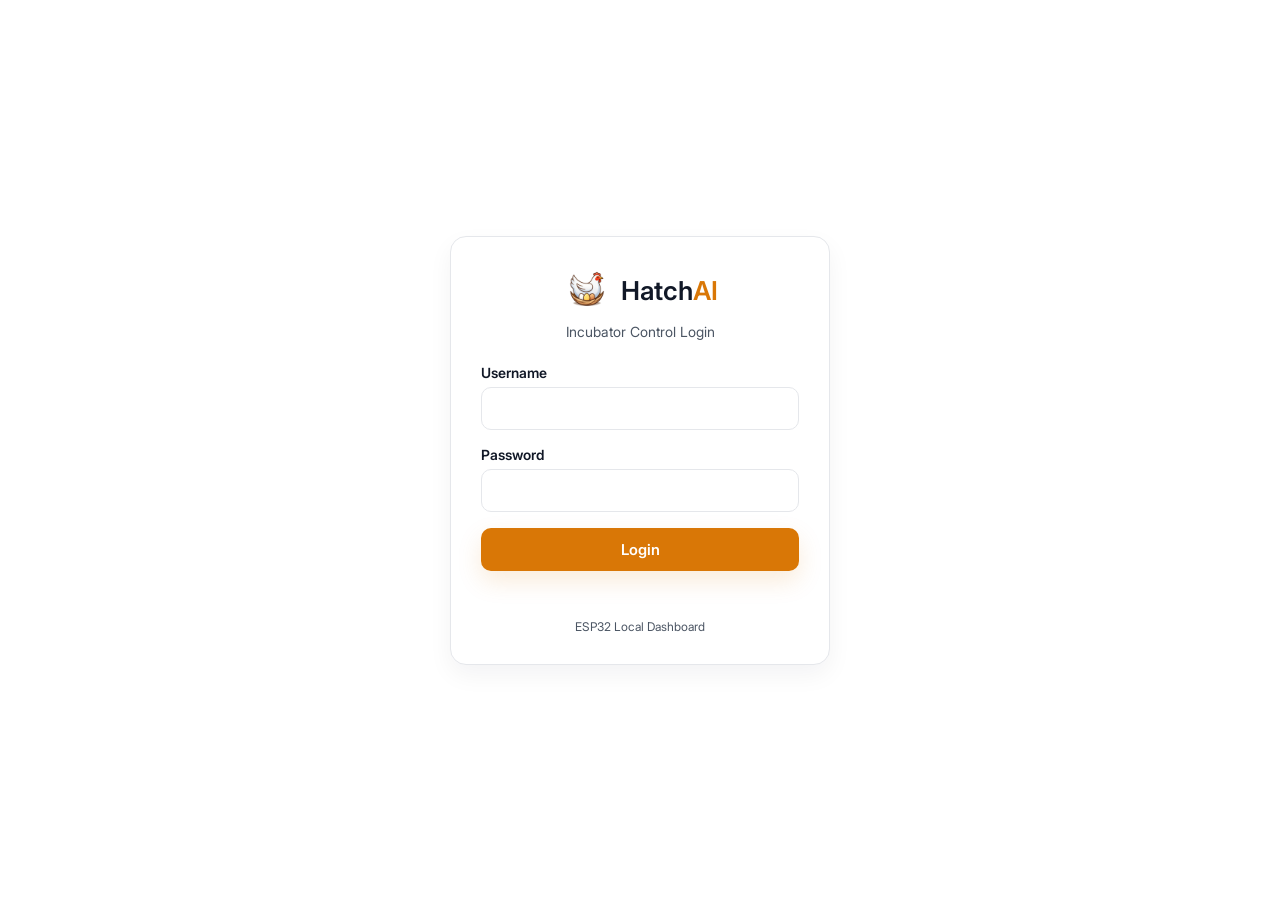
<file: index.html>
<!DOCTYPE html>
<html lang="en">
<head>
  <meta charset="UTF-8" />
  <meta name="viewport" content="width=device-width, initial-scale=1.0" />

  <title>HatchAI Login</title>
  <link rel="icon" href="assets/images/fortitle.webp" type="image/webp" />

  <link rel="stylesheet" href="css/base.css" />
  <link rel="stylesheet" href="css/login.css" />
</head>

<body>
  <main class="login-page">
    <section class="login-card" aria-labelledby="loginTitle">
      <div class="login-header">
        <img src="assets/images/hatchai-logo.webp" alt="HatchAI Logo" class="login-logo" />
        <h1 id="loginTitle">Hatch<span>AI</span></h1>
      </div>

      <p class="login-subtitle">Incubator Control Login</p>

      <form id="loginForm" class="login-form" novalidate>
        <div class="input-group">
          <label for="username">Username</label>
          <input type="text" id="username" name="username" autocomplete="username" required />
        </div>

        <div class="input-group">
          <label for="password">Password</label>
          <input type="password" id="password" name="password" autocomplete="current-password" required />
        </div>

        <button type="submit" class="login-btn">Login</button>

        <p id="status" class="status" aria-live="polite"></p>
      </form>

      <div class="login-footer">
        ESP32 Local Dashboard
      </div>
    </section>
  </main>

  <script src="js/login.js"></script>
</body>
</html>
</file>
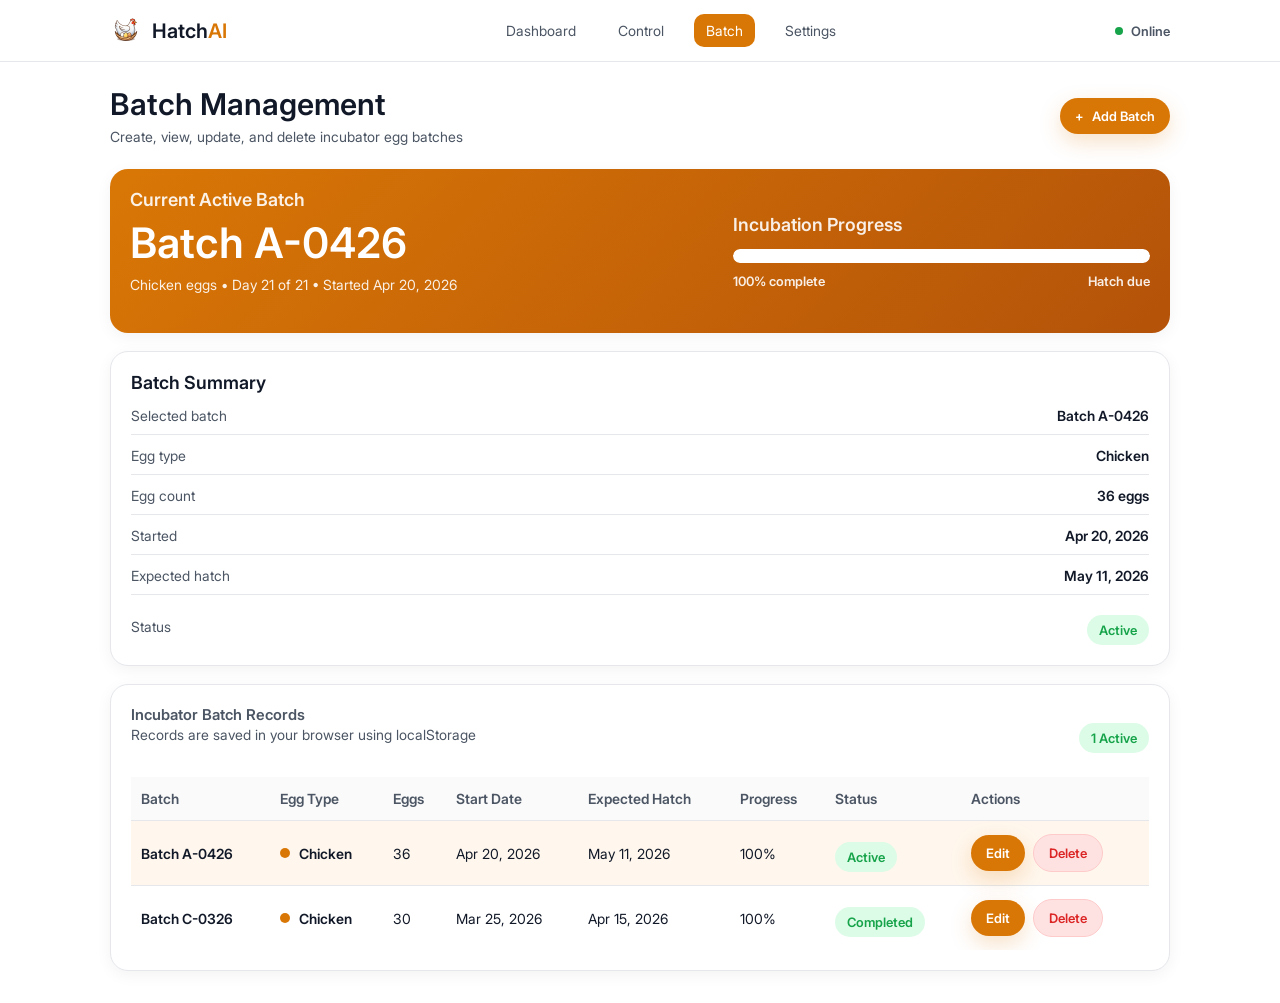
<file: batch.html>
<!DOCTYPE html>
<html lang="en">
<head>
  <meta charset="UTF-8" />
  <meta name="viewport" content="width=device-width, initial-scale=1.0" />

  <title>HatchAI Batch CRUD</title>
  <link rel="icon" href="assets/images/fortitle.webp" type="image/webp" />

  <link rel="stylesheet" href="css/base.css" />
  <link rel="stylesheet" href="css/layout.css" />
  <link rel="stylesheet" href="css/components.css" />
  <link rel="stylesheet" href="css/modal.css" />
  <link rel="stylesheet" href="css/toastNotification.css" />
  <link rel="stylesheet" href="css/batch.css" />
</head>

<body>
  <nav class="navbar">
    <div class="nav-container">
      <div class="logo-wrap">
        <img src="assets/images/hatchai-logo.webp" alt="HatchAI Logo">
        <div class="logo">Hatch<span>AI</span></div>
      </div>

      <ul class="nav-links" id="navLinks">
        <li><a href="dashboard.html">Dashboard</a></li>
        <li><a href="control.html">Control</a></li>
        <li><a href="batch.html" class="active">Batch</a></li>
        <li><a href="settings.html">Settings</a></li>
      </ul>

      <div class="nav-status">
        <span class="dot"></span>
        <span id="wifiStatus">Online</span>
      </div>

      <button class="hamburger" id="hamburger" aria-label="Toggle menu" aria-expanded="false" aria-controls="navLinks">
        <span></span>
        <span></span>
        <span></span>
      </button>
    </div>
  </nav>

  <main class="page batch">
    <div class="topbar">
      <div class="title">
        <h1>Batch Management</h1>
        <p>Create, view, update, and delete incubator egg batches</p>
      </div>

      <div class="actions">
        <button class="btn btn-primary add-batch-btn" type="button" id="openBatchModal">
          <span class="plus-icon">+</span>
          Add Batch
        </button>
      </div>
    </div>

    <section class="grid batch-grid">
      <div class="card batch-hero-card">
        <div>
          <div class="card-title">Current Active Batch</div>
          <div class="batch-name" id="currentBatchName">No active batch</div>
          <div class="subtext" id="currentBatchMeta">Add a batch to start tracking incubation progress.</div>
        </div>

        <div>
          <div class="card-title">Incubation Progress</div>

          <div class="progress-wrap" aria-label="Batch progress">
            <div class="progress-bar" id="progressBar"></div>
          </div>

          <div class="progress-meta">
            <span id="progressPercent">0% complete</span>
            <span id="daysRemaining">No batch selected</span>
          </div>
        </div>
      </div>
    </section>

    <section class="section-grid">
      <div class="card">
        <div class="card-title">Batch Summary</div>

        <ul class="mini-list">
          <li>
            <span>Selected batch</span>
            <strong id="summaryBatch">None</strong>
          </li>
          <li>
            <span>Egg type</span>
            <strong id="summaryType">None</strong>
          </li>
          <li>
            <span>Egg count</span>
            <strong id="summaryCount">0 eggs</strong>
          </li>
          <li>
            <span>Started</span>
            <strong id="summaryStarted">Not set</strong>
          </li>
          <li>
            <span>Expected hatch</span>
            <strong id="summaryHatch">Not set</strong>
          </li>
          <li>
            <span>Status</span>
            <strong id="summaryStatus">
              <span class="status-pill status-warning">No Data</span>
            </strong>
          </li>
        </ul>
      </div>
    </section>

    <section class="card table-card">
      <div class="card-header">
        <div>
          <div class="card-title">Incubator Batch Records</div>
          <p class="subtext">Records are saved in your browser using localStorage</p>
        </div>

        <span class="status-pill status-ok" id="activeCountBadge">0 Active</span>
      </div>

      <div class="table-wrap">
        <table class="batch-table">
          <thead>
            <tr>
              <th>Batch</th>
              <th>Egg Type</th>
              <th>Eggs</th>
              <th>Start Date</th>
              <th>Expected Hatch</th>
              <th>Progress</th>
              <th>Status</th>
              <th>Actions</th>
            </tr>
          </thead>

          <tbody id="batchTableBody"></tbody>
        </table>
      </div>
    </section>
  </main>

  <div class="toast" id="hatchToast" role="status" aria-live="polite"></div>

  <div class="batch-modal-overlay" id="batchModal" aria-hidden="true">
    <div class="batch-modal" role="dialog" aria-modal="true" aria-labelledby="batchModalTitle">
      <div class="modal-header">
        <div class="modal-title">
          <h2 id="batchModalTitle">Add Batch</h2>
          <p id="batchModalDescription">Enter the details for the batch running in your incubator.</p>
        </div>

        <button class="close-btn" type="button" id="closeBatchModal" aria-label="Close batch form">&times;</button>
      </div>

      <div class="card-header">
        <div class="card-title">Batch Form</div>
        <span class="status-pill status-ok" id="formStatus">Ready</span>
      </div>

      <form class="batch-form-grid" id="batchForm">
        <input type="hidden" id="batchId">

        <div class="field">
          <label for="batchName">Batch Name</label>
          <input type="text" id="batchName" placeholder="Example: Batch A-0426" required>
        </div>

        <div class="field">
          <label for="eggType">Egg Type</label>
          <select id="eggType">
            <option>Chicken</option>
            <option>Duck</option>
            <option>Quail</option>
            <option>Goose</option>
          </select>
        </div>

        <div class="field">
          <label for="eggCount">Number of Eggs</label>
          <input type="number" id="eggCount" min="1" placeholder="36" required>
        </div>

        <div class="field">
          <label for="startDate">Start Date</label>
          <input type="date" id="startDate" required>
        </div>

        <div class="field">
          <label for="targetTemp">Target Temperature</label>
          <input type="text" id="targetTemp" placeholder="37.8°C">
        </div>

        <div class="field">
          <label for="targetHumidity">Target Humidity</label>
          <input type="text" id="targetHumidity" placeholder="58%">
        </div>

        <div class="field">
          <label for="batchStatus">Status</label>
          <select id="batchStatus">
            <option>Active</option>
            <option>Completed</option>
            <option>Paused</option>
            <option>Failed</option>
          </select>
        </div>

        <div class="field">
          <label for="isSelected">Show on Dashboard Summary</label>
          <select id="isSelected">
            <option value="yes">Yes</option>
            <option value="no">No</option>
          </select>
        </div>

        <div class="field full">
          <label for="batchNotes">Notes</label>
          <textarea id="batchNotes" placeholder="Add batch notes here"></textarea>
        </div>

        <div class="form-actions">
          <button class="btn btn-soft" type="button" id="resetFormBtn">Reset Form</button>
          <button class="btn btn-primary" type="submit" id="saveBatchBtn">Save Batch</button>
        </div>
      </form>
    </div>
  </div>

  <div class="modal-overlay" id="confirmModal" aria-hidden="true">
    <div class="modal-card" role="dialog" aria-modal="true" aria-labelledby="modalTitle">
      <div class="modal-icon">!</div>
      <h2 id="modalTitle">Are you sure?</h2>
      <p id="modalMessage">This action cannot be undone.</p>

      <div class="modal-actions">
        <button class="modal-btn modal-btn-danger" type="button" id="modalConfirmBtn">Confirm</button>
        <button class="modal-btn modal-btn-cancel" type="button" id="modalCancelBtn">Cancel</button>
      </div>
    </div>
  </div>

  <script src="js/app.js"></script>
  <script src="js/storage.js"></script>
  <script src="js/modal.js"></script>
  <script src="js/toastNotification.js"></script>
  <script src="js/batch.js"></script>
</body>
</html>
</file>
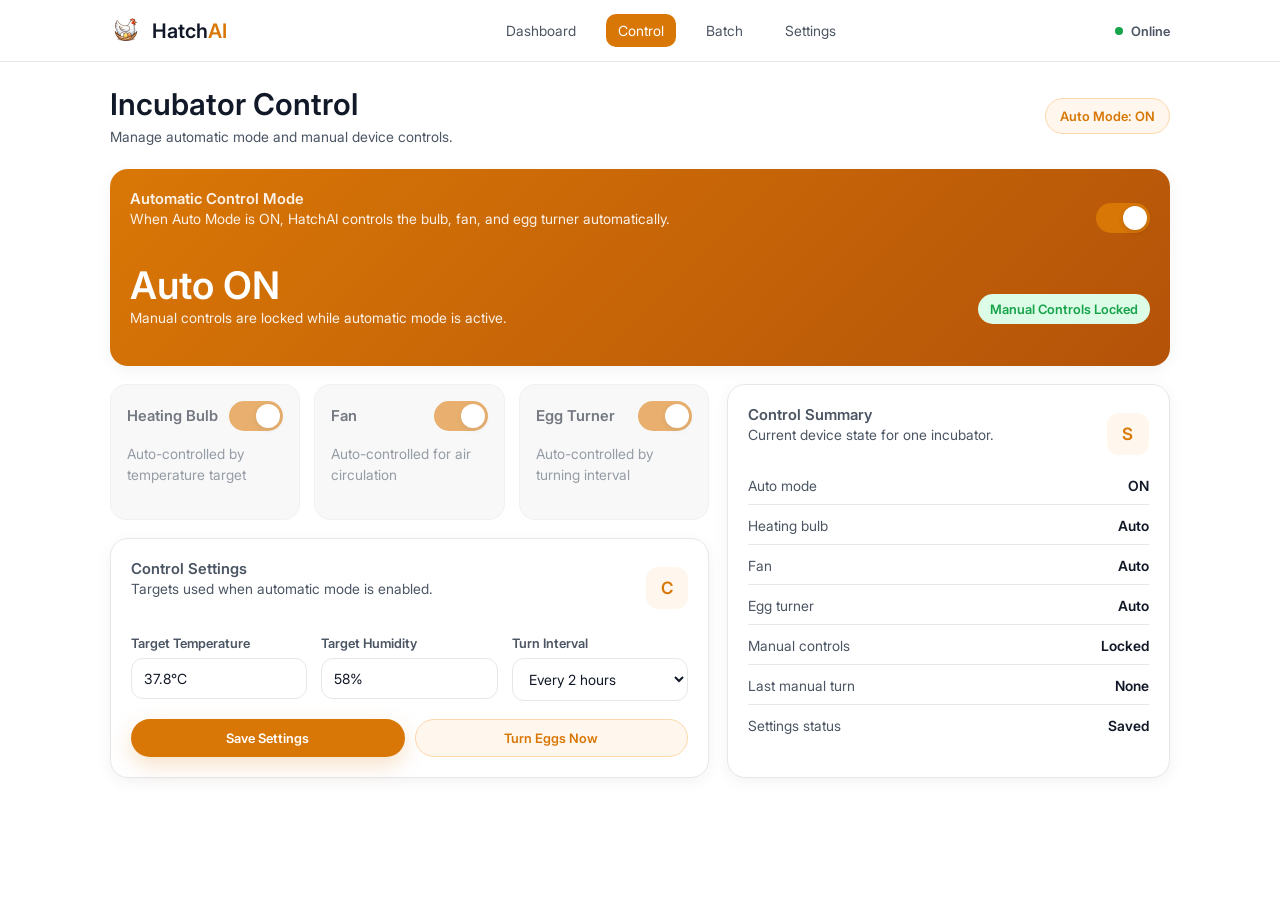
<file: control.html>
<!DOCTYPE html>
<html lang="en">
<head>
  <meta charset="UTF-8" />
  <meta name="viewport" content="width=device-width, initial-scale=1.0" />

  <title>HatchAI Control</title>
  <link rel="icon" href="assets/images/fortitle.webp" type="image/webp" />

  <link rel="stylesheet" href="css/base.css" />
  <link rel="stylesheet" href="css/layout.css" />
  <link rel="stylesheet" href="css/components.css" />
  <link rel="stylesheet" href="css/modal.css" />
  <link rel="stylesheet" href="css/toastNotification.css" />
  <link rel="stylesheet" href="css/control.css" />
</head>

<body>
  <nav class="navbar">
    <div class="nav-container">
      <div class="logo-wrap">
        <img src="assets/images/hatchai-logo.webp" alt="HatchAI Logo" />
        <div class="logo">Hatch<span>AI</span></div>
      </div>

      <ul class="nav-links" id="navLinks">
        <li><a href="dashboard.html">Dashboard</a></li>
        <li><a href="control.html" class="active">Control</a></li>
        <li><a href="batch.html">Batch</a></li>
        <li><a href="settings.html">Settings</a></li>
      </ul>

      <div class="nav-status">
        <span class="dot"></span>
        <span id="wifiStatus">Online</span>
      </div>

      <button
        class="hamburger"
        id="hamburger"
        type="button"
        aria-label="Toggle menu"
        aria-expanded="false"
        aria-controls="navLinks"
      >
        <span></span>
        <span></span>
        <span></span>
      </button>
    </div>
  </nav>

  <main class="page control-page">
    <section class="topbar">
      <div class="title">
        <h1>Incubator Control</h1>
        <p>Manage automatic mode and manual device controls.</p>
      </div>

      <div class="badge" id="controlStatusBadge">Auto Mode: ON</div>
    </section>

    <section class="card auto-card">
      <div class="card-header">
        <div>
          <h2 class="card-title">Automatic Control Mode</h2>
          <p class="subtext">When Auto Mode is ON, HatchAI controls the bulb, fan, and egg turner automatically.</p>
        </div>

        <label class="switch">
          <input type="checkbox" id="autoModeSwitch" checked />
          <span class="slider"></span>
        </label>
      </div>

      <div class="auto-row">
        <div>
          <div class="auto-state" id="autoStateText">Auto ON</div>
          <p class="subtext" id="autoDescription">Manual controls are locked while automatic mode is active.</p>
        </div>

        <span class="status-pill status-ok" id="lockBadge">Manual Controls Locked</span>
      </div>
    </section>

    <section class="control-layout">
      <div class="control-main">
        <section class="control-grid" aria-label="Manual device controls">
          <article class="control-item locked" id="bulbCard">
            <div class="control-top">
              <h2 class="control-name">Heating Bulb</h2>
              <label class="switch">
                <input type="checkbox" id="bulbSwitch" checked disabled />
                <span class="slider"></span>
              </label>
            </div>
            <p class="subtext" id="bulbText">Auto-controlled by temperature target</p>
          </article>

          <article class="control-item locked" id="fanCard">
            <div class="control-top">
              <h2 class="control-name">Fan</h2>
              <label class="switch">
                <input type="checkbox" id="fanSwitch" checked disabled />
                <span class="slider"></span>
              </label>
            </div>
            <p class="subtext" id="fanText">Auto-controlled for air circulation</p>
          </article>

          <article class="control-item locked" id="turnerCard">
            <div class="control-top">
              <h2 class="control-name">Egg Turner</h2>
              <label class="switch">
                <input type="checkbox" id="turnerSwitch" checked disabled />
                <span class="slider"></span>
              </label>
            </div>
            <p class="subtext" id="turnerText">Auto-controlled by turning interval</p>
          </article>
        </section>

        <section class="card settings-card">
          <div class="card-header">
            <div>
              <h2 class="card-title">Control Settings</h2>
              <p class="subtext">Targets used when automatic mode is enabled.</p>
            </div>
            <div class="icon-box">C</div>
          </div>

          <div class="settings-grid">
            <div class="field">
              <label for="targetTemp">Target Temperature</label>
              <input type="text" id="targetTemp" value="37.8°C" />
            </div>

            <div class="field">
              <label for="targetHumidity">Target Humidity</label>
              <input type="text" id="targetHumidity" value="58%" />
            </div>

            <div class="field">
              <label for="turnInterval">Turn Interval</label>
              <select id="turnInterval">
                <option value="30 mins">Every 30 minutes</option>
                <option value="1 hr">Every 1 hour</option>
                <option value="2 hrs" selected>Every 2 hours</option>
                <option value="3 hrs">Every 3 hours</option>
                <option value="4 hrs">Every 4 hours</option>
                <option value="6 hrs">Every 6 hours</option>
              </select>
            </div>
          </div>

          <div class="actions-row">
            <button class="btn btn-primary" type="button" id="saveControlSettingsBtn">Save Settings</button>
            <button class="btn btn-soft" type="button" id="turnEggBtn" disabled>Turn Eggs Now</button>
          </div>
        </section>
      </div>

      <aside class="card">
        <div class="card-header">
          <div>
            <h2 class="card-title">Control Summary</h2>
            <p class="subtext">Current device state for one incubator.</p>
          </div>
          <div class="icon-box">S</div>
        </div>

        <ul class="summary-list">
          <li><span>Auto mode</span> <strong id="summaryAuto">ON</strong></li>
          <li><span>Heating bulb</span> <strong id="summaryBulb">Auto</strong></li>
          <li><span>Fan</span> <strong id="summaryFan">Auto</strong></li>
          <li><span>Egg turner</span> <strong id="summaryTurner">Auto</strong></li>
          <li><span>Manual controls</span> <strong id="summaryLock">Locked</strong></li>
          <li><span>Last manual turn</span> <strong id="lastTurnValue">None</strong></li>
          <li><span>Settings status</span> <strong id="settingsStatus">Saved</strong></li>
        </ul>
      </aside>
    </section>
  </main>

  <div class="toast" id="hatchToast" role="status" aria-live="polite"></div>

  <div class="modal-overlay" id="confirmModal" aria-hidden="true">
    <div class="modal-card" role="dialog" aria-modal="true" aria-labelledby="modalTitle">
      <div class="modal-icon">!</div>
      <h2 id="modalTitle">Are you sure?</h2>
      <p id="modalMessage">This action cannot be undone.</p>

      <div class="modal-actions">
        <button class="modal-btn modal-btn-danger" type="button" id="modalConfirmBtn">Confirm</button>
        <button class="modal-btn modal-btn-cancel" type="button" id="modalCancelBtn">Cancel</button>
      </div>
    </div>
  </div>

  <script src="js/app.js"></script>
  <script src="js/modal.js"></script>
  <script src="js/toastNotification.js"></script>
  <script src="js/control.js"></script>
</body>
</html>
</file>
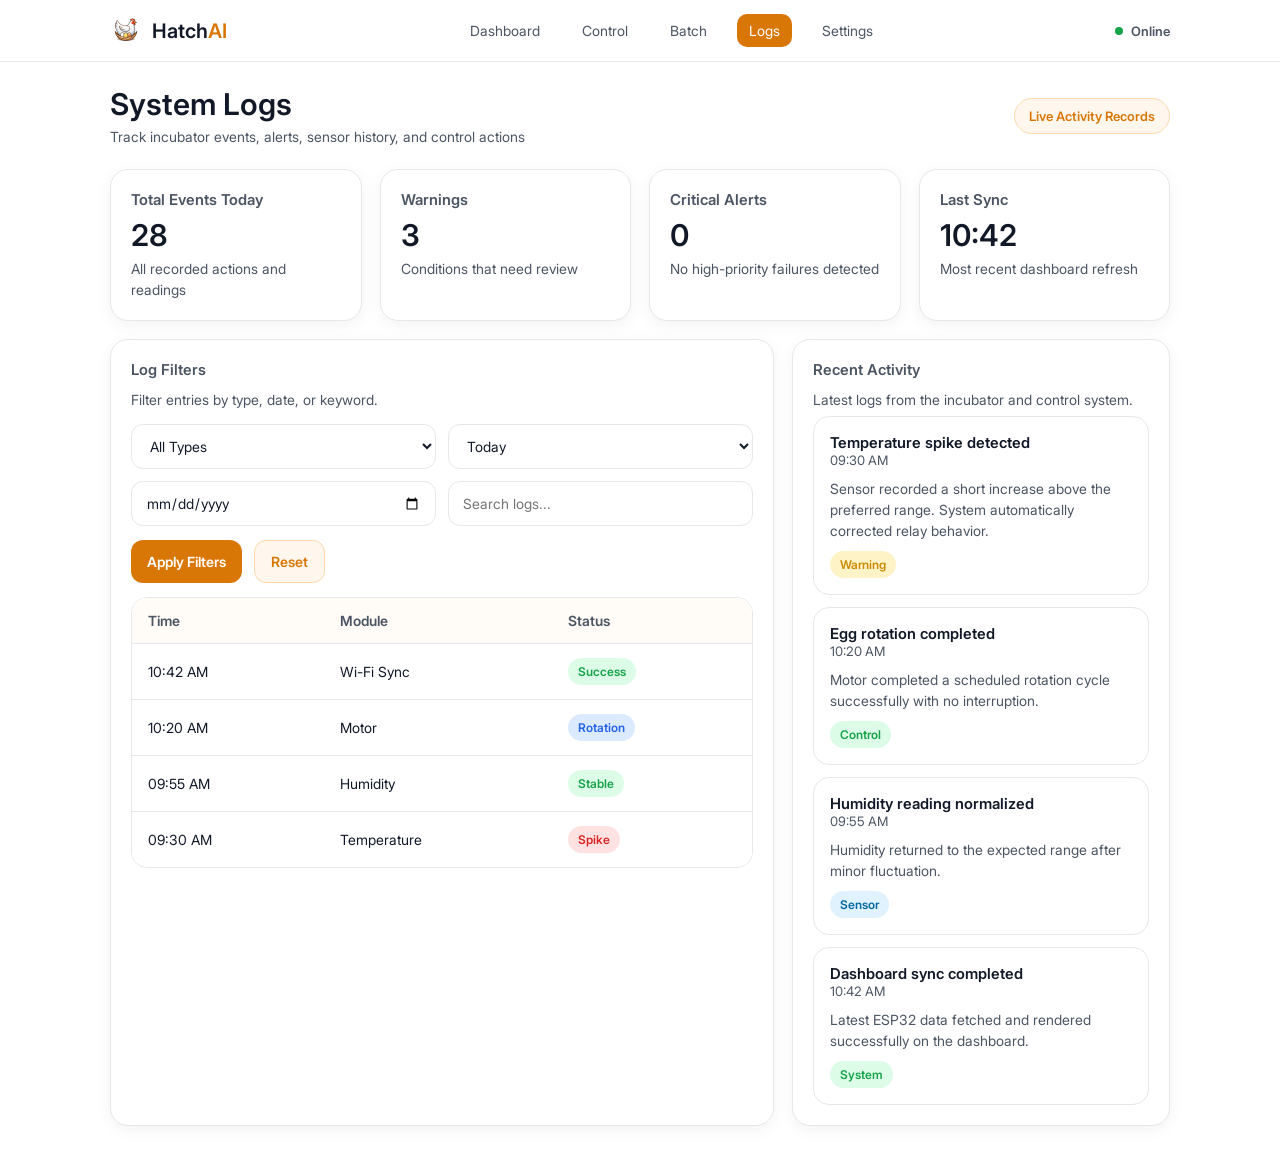
<file: log.html>
<!DOCTYPE html>
<html lang="en">
<head>
  <meta charset="UTF-8" />
  <meta name="viewport" content="width=device-width, initial-scale=1.0" />
  <title>HatchAI Logs</title>
  <link rel="icon" href="fortitle.webp" type="image/webp" />

  <style>
    :root{
      --orange: #D97706;
      --dark-orange: #B45309;
      --black: #111827;
      --gray: #4B5563;
      --border: #E5E7EB;
      --white: #FFFFFF;
      --bg-soft: #FFF7ED;
      --green: #16A34A;
      --red: #DC2626;
      --yellow: #CA8A04;
      --blue: #2563EB;
      --blue-soft: #EFF6FF;
    }

    @font-face {
      font-family: 'Inter';
      src: url('/font/inter-regular.woff2') format('woff2');
      font-weight: 400;
      font-style: normal;
      font-display: swap;
    }

    @font-face {
      font-family: 'Inter';
      src: url('/font/inter-semibold.woff2') format('woff2');
      font-weight: 600;
      font-style: normal;
      font-display: swap;
    }

    * {
      box-sizing: border-box;
      margin: 0;
      padding: 0;
      font-family: 'Inter', Arial, sans-serif;
    }

    body {
      background: var(--white);
      color: var(--black);
    }

    .navbar {
      width: 100%;
      background: var(--white);
      border-bottom: 1px solid var(--border);
      position: sticky;
      top: 0;
      z-index: 1000;
    }

    .nav-container {
      max-width: 1100px;
      margin: 0 auto;
      padding: 14px 20px;
      display: flex;
      align-items: center;
      justify-content: space-between;
      gap: 20px;
      position: relative;
    }

    .logo-wrap {
      display: flex;
      align-items: center;
      gap: 10px;
      min-width: 0;
    }

    .logo-wrap img {
      width: 32px;
      height: 32px;
      object-fit: contain;
      flex-shrink: 0;
    }

    .logo {
      font-size: 20px;
      font-weight: 600;
      color: var(--black);
      white-space: nowrap;
    }

    .logo span {
      color: var(--orange);
    }

    .nav-links {
      list-style: none;
      display: flex;
      gap: 18px;
      align-items: center;
    }

    .nav-links li a {
      text-decoration: none;
      font-size: 14px;
      color: var(--gray);
      font-weight: 500;
      padding: 8px 12px;
      border-radius: 10px;
      transition: 0.2s ease;
      display: block;
    }

    .nav-links li a:hover {
      background: var(--bg-soft);
      color: var(--orange);
    }

    .nav-links li a.active {
      background: var(--orange);
      color: var(--white);
    }

    .nav-status {
      display: flex;
      align-items: center;
      gap: 8px;
      font-size: 13px;
      color: var(--gray);
      font-weight: 600;
      white-space: nowrap;
    }

    .dot {
      width: 8px;
      height: 8px;
      background: var(--green);
      border-radius: 50%;
      display: inline-block;
    }

    .hamburger {
      display: none;
      width: 40px;
      height: 40px;
      border: 1px solid var(--border);
      background: var(--white);
      border-radius: 10px;
      cursor: pointer;
      flex-direction: column;
      justify-content: center;
      align-items: center;
      gap: 5px;
      padding: 0;
    }

    .hamburger span {
      width: 20px;
      height: 2px;
      background: var(--black);
      border-radius: 999px;
      transition: 0.3s;
    }

    .hamburger.active span:nth-child(1) {
      transform: translateY(7px) rotate(45deg);
    }

    .hamburger.active span:nth-child(2) {
      opacity: 0;
    }

    .hamburger.active span:nth-child(3) {
      transform: translateY(-7px) rotate(-45deg);
    }

    .logs-page {
      max-width: 1100px;
      margin: 0 auto;
      padding: 24px 20px 32px;
    }

    .topbar {
      display: flex;
      justify-content: space-between;
      align-items: center;
      gap: 12px;
      margin-bottom: 24px;
      flex-wrap: wrap;
    }

    .title h1 {
      font-size: 30px;
      font-weight: 600;
      color: var(--black);
      margin-bottom: 6px;
    }

    .title p {
      font-size: 14px;
      color: var(--gray);
    }

    .badge {
      background: var(--bg-soft);
      color: var(--orange);
      border: 1px solid #FED7AA;
      padding: 9px 14px;
      border-radius: 999px;
      font-size: 13px;
      font-weight: 600;
    }

    .overview-grid {
      display: grid;
      grid-template-columns: repeat(4, 1fr);
      gap: 18px;
      margin-bottom: 18px;
    }

    .card {
      background: var(--white);
      border: 1px solid var(--border);
      border-radius: 18px;
      padding: 20px;
      box-shadow: 0 4px 16px rgba(17, 24, 39, 0.05);
    }

    .card-title {
      font-size: 15px;
      color: var(--gray);
      font-weight: 600;
      margin-bottom: 10px;
    }

    .card-value {
      font-size: 30px;
      font-weight: 600;
      color: var(--black);
      line-height: 1.1;
      margin-bottom: 6px;
    }

    .subtext {
      font-size: 14px;
      color: var(--gray);
      line-height: 1.5;
    }

    .logs-layout {
      display: grid;
      grid-template-columns: 0.9fr 1.1fr;
      gap: 18px;
    }

    .filter-grid {
      display: grid;
      grid-template-columns: 1fr 1fr;
      gap: 12px;
      margin-top: 14px;
    }

    .input-box,
    .select-box {
      width: 100%;
      border: 1px solid var(--border);
      border-radius: 12px;
      padding: 12px 14px;
      font-size: 14px;
      color: var(--black);
      outline: none;
      background: var(--white);
    }

    .input-box:focus,
    .select-box:focus {
      border-color: var(--orange);
      box-shadow: 0 0 0 3px rgba(217, 119, 6, 0.12);
    }

    .btn-row {
      display: flex;
      gap: 12px;
      flex-wrap: wrap;
      margin-top: 14px;
    }

    .btn {
      border: none;
      border-radius: 12px;
      padding: 12px 16px;
      font-size: 14px;
      font-weight: 600;
      cursor: pointer;
      transition: 0.2s ease;
    }

    .btn-primary {
      background: var(--orange);
      color: var(--white);
    }

    .btn-primary:hover {
      background: var(--dark-orange);
    }

    .btn-soft {
      background: var(--bg-soft);
      color: var(--orange);
      border: 1px solid #FED7AA;
    }

    .timeline {
      display: flex;
      flex-direction: column;
      gap: 12px;
      margin-top: 6px;
    }

    .log-item {
      border: 1px solid var(--border);
      border-radius: 16px;
      padding: 16px;
      background: var(--white);
    }

    .log-head {
      display: flex;
      justify-content: space-between;
      align-items: flex-start;
      gap: 12px;
      margin-bottom: 10px;
      flex-wrap: wrap;
    }

    .log-title {
      font-size: 15px;
      font-weight: 600;
      color: var(--black);
    }

    .log-time {
      font-size: 13px;
      color: var(--gray);
    }

    .log-desc {
      font-size: 14px;
      color: var(--gray);
      line-height: 1.5;
    }

    .chip {
      display: inline-block;
      padding: 6px 10px;
      border-radius: 999px;
      font-size: 12px;
      font-weight: 600;
      margin-top: 10px;
    }

    .chip-info {
      background: #E0F2FE;
      color: #0369A1;
    }

    .chip-success {
      background: #DCFCE7;
      color: var(--green);
    }

    .chip-warning {
      background: #FEF3C7;
      color: var(--yellow);
    }

    .chip-danger {
      background: #FEE2E2;
      color: var(--red);
    }

    .table-wrap {
      overflow-x: auto;
      margin-top: 14px;
      border: 1px solid var(--border);
      border-radius: 16px;
    }

    table {
      width: 100%;
      border-collapse: collapse;
      min-width: 620px;
      background: var(--white);
    }

    thead {
      background: #FFFBF7;
    }

    th, td {
      text-align: left;
      padding: 14px 16px;
      font-size: 14px;
      border-bottom: 1px solid var(--border);
    }

    th {
      color: var(--gray);
      font-weight: 600;
    }

    td {
      color: var(--black);
    }

    tr:last-child td {
      border-bottom: none;
    }

    .status-pill {
      display: inline-block;
      padding: 6px 10px;
      border-radius: 999px;
      font-size: 12px;
      font-weight: 600;
    }

    .status-normal {
      background: #DCFCE7;
      color: var(--green);
    }

    .status-alert {
      background: #FEE2E2;
      color: var(--red);
    }

    .status-review {
      background: #DBEAFE;
      color: var(--blue);
    }

    @media (max-width: 900px) {
      .overview-grid {
        grid-template-columns: repeat(2, 1fr);
      }

      .logs-layout {
        grid-template-columns: 1fr;
      }
    }

    @media (max-width: 700px) {
      .hamburger {
        display: flex;
      }

      .nav-links {
        position: absolute;
        top: calc(100% + 8px);
        left: 14px;
        right: 14px;
        background: var(--white);
        border: 1px solid var(--border);
        border-radius: 16px;
        box-shadow: 0 12px 30px rgba(17, 24, 39, 0.10);
        padding: 10px;
        gap: 8px;
        flex-direction: column;
        align-items: stretch;
        display: none;
      }

      .nav-links.active {
        display: flex;
      }
    }

    @media (max-width: 640px) {
      .logs-page {
        padding: 18px 14px 28px;
      }

      .nav-container {
        padding: 14px;
      }

      .title h1 {
        font-size: 24px;
      }

      .badge {
        width: 100%;
        text-align: center;
      }

      .overview-grid {
        grid-template-columns: 1fr;
      }

      .filter-grid {
        grid-template-columns: 1fr;
      }

      .btn-row {
        flex-direction: column;
      }

      .btn {
        width: 100%;
      }
    }
  </style>
</head>
<body>
  <nav class="navbar">
    <div class="nav-container">
      <div class="logo-wrap">
        <img src="hatchai-logo.webp" alt="HatchAI Logo">
        <div class="logo">Hatch<span>AI</span></div>
      </div>

      <ul class="nav-links" id="navLinks">
        <li><a href="dashboard.html">Dashboard</a></li>
        <li><a href="control.html">Control</a></li>
        <li><a href="batch.html">Batch</a></li>
        <li><a href="log.html" class="active">Logs</a></li>
        <li><a href="settings.html">Settings</a></li>
      </ul>

      <div class="nav-status">
        <span class="dot"></span>
        <span id="wifiStatus">Online</span>
      </div>

      <button class="hamburger" id="hamburger" aria-label="Toggle menu">
        <span></span>
        <span></span>
        <span></span>
      </button>
    </div>
  </nav>

  <main class="logs-page">
    <div class="topbar">
      <div class="title">
        <h1>System Logs</h1>
        <p>Track incubator events, alerts, sensor history, and control actions</p>
      </div>
      <div class="badge">Live Activity Records</div>
    </div>

    <div class="overview-grid">
      <div class="card">
        <div class="card-title">Total Events Today</div>
        <div class="card-value" id="totalEvents">28</div>
        <div class="subtext">All recorded actions and readings</div>
      </div>

      <div class="card">
        <div class="card-title">Warnings</div>
        <div class="card-value" id="warningCount">3</div>
        <div class="subtext">Conditions that need review</div>
      </div>

      <div class="card">
        <div class="card-title">Critical Alerts</div>
        <div class="card-value" id="criticalCount">0</div>
        <div class="subtext">No high-priority failures detected</div>
      </div>

      <div class="card">
        <div class="card-title">Last Sync</div>
        <div class="card-value" id="lastSync">10:42</div>
        <div class="subtext">Most recent dashboard refresh</div>
      </div>
    </div>

    <div class="logs-layout">
      <div class="card">
        <div class="card-title">Log Filters</div>
        <div class="subtext">Filter entries by type, date, or keyword.</div>

        <div class="filter-grid">
          <select class="select-box" id="logType">
            <option value="all">All Types</option>
            <option value="sensor">Sensor</option>
            <option value="control">Control</option>
            <option value="warning">Warning</option>
            <option value="system">System</option>
          </select>

          <select class="select-box" id="logRange">
            <option value="today">Today</option>
            <option value="12h">Last 12 Hours</option>
            <option value="24h">Last 24 Hours</option>
            <option value="7d">Last 7 Days</option>
          </select>

          <input type="date" class="input-box" id="logDate">
          <input type="text" class="input-box" id="logSearch" placeholder="Search logs...">
        </div>

        <div class="btn-row">
          <button class="btn btn-primary" onclick="applyFilters()">Apply Filters</button>
          <button class="btn btn-soft" onclick="resetFilters()">Reset</button>
        </div>

        <div class="table-wrap">
          <table>
            <thead>
              <tr>
                <th>Time</th>
                <th>Module</th>
                <th>Status</th>
              </tr>
            </thead>
            <tbody id="miniLogTable">
              <tr>
                <td>10:42 AM</td>
                <td>Wi-Fi Sync</td>
                <td><span class="status-pill status-normal">Success</span></td>
              </tr>
              <tr>
                <td>10:20 AM</td>
                <td>Motor</td>
                <td><span class="status-pill status-review">Rotation</span></td>
              </tr>
              <tr>
                <td>09:55 AM</td>
                <td>Humidity</td>
                <td><span class="status-pill status-normal">Stable</span></td>
              </tr>
              <tr>
                <td>09:30 AM</td>
                <td>Temperature</td>
                <td><span class="status-pill status-alert">Spike</span></td>
              </tr>
            </tbody>
          </table>
        </div>
      </div>

      <div class="card">
        <div class="card-title">Recent Activity</div>
        <div class="subtext">Latest logs from the incubator and control system.</div>

        <div class="timeline" id="logTimeline">
          <div class="log-item">
            <div class="log-head">
              <div>
                <div class="log-title">Temperature spike detected</div>
                <div class="log-time">09:30 AM</div>
              </div>
            </div>
            <div class="log-desc">Sensor recorded a short increase above the preferred range. System automatically corrected relay behavior.</div>
            <span class="chip chip-warning">Warning</span>
          </div>

          <div class="log-item">
            <div class="log-head">
              <div>
                <div class="log-title">Egg rotation completed</div>
                <div class="log-time">10:20 AM</div>
              </div>
            </div>
            <div class="log-desc">Motor completed a scheduled rotation cycle successfully with no interruption.</div>
            <span class="chip chip-success">Control</span>
          </div>

          <div class="log-item">
            <div class="log-head">
              <div>
                <div class="log-title">Humidity reading normalized</div>
                <div class="log-time">09:55 AM</div>
              </div>
            </div>
            <div class="log-desc">Humidity returned to the expected range after minor fluctuation.</div>
            <span class="chip chip-info">Sensor</span>
          </div>

          <div class="log-item">
            <div class="log-head">
              <div>
                <div class="log-title">Dashboard sync completed</div>
                <div class="log-time">10:42 AM</div>
              </div>
            </div>
            <div class="log-desc">Latest ESP32 data fetched and rendered successfully on the dashboard.</div>
            <span class="chip chip-success">System</span>
          </div>
        </div>
      </div>
    </div>
  </main>

  <script>
    const hamburger = document.getElementById("hamburger");
    const navLinks = document.getElementById("navLinks");

    hamburger.addEventListener("click", () => {
      hamburger.classList.toggle("active");
      navLinks.classList.toggle("active");
    });

    document.querySelectorAll("#navLinks a").forEach(link => {
      link.addEventListener("click", () => {
        hamburger.classList.remove("active");
        navLinks.classList.remove("active");
      });
    });

    window.addEventListener("resize", () => {
      if (window.innerWidth > 700) {
        hamburger.classList.remove("active");
        navLinks.classList.remove("active");
      }
    });

    function applyFilters() {
      alert("Filters applied. You can connect this to real ESP32 or backend log data later.");
    }

    function resetFilters() {
      document.getElementById("logType").value = "all";
      document.getElementById("logRange").value = "today";
      document.getElementById("logDate").value = "";
      document.getElementById("logSearch").value = "";
    }
  </script>
</body>
</html>
</file>
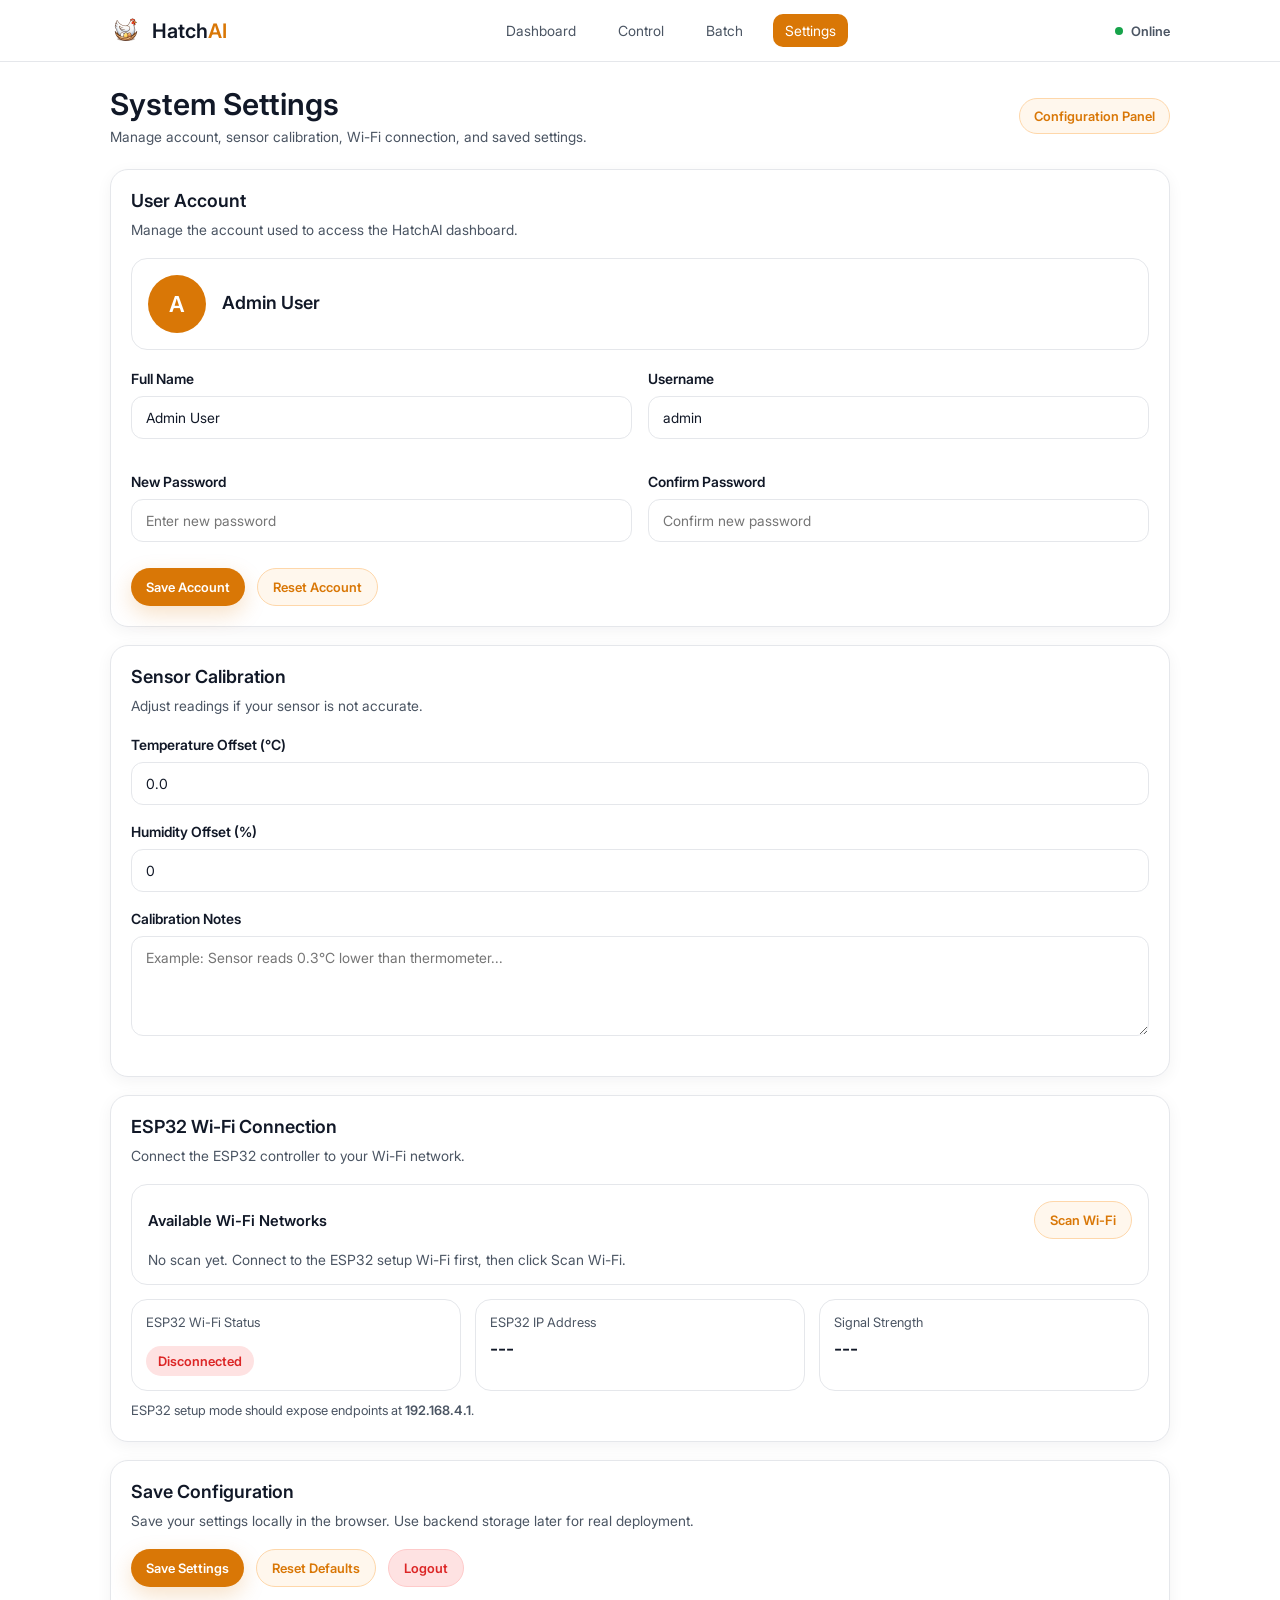
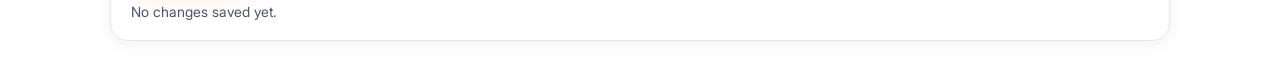
<file: settings.html>
<!DOCTYPE html>
<html lang="en">
<head>
  <meta charset="UTF-8" />
  <meta name="viewport" content="width=device-width, initial-scale=1.0" />

  <title>HatchAI Settings</title>
  <link rel="icon" href="assets/images/fortitle.webp" type="image/webp" />

  <link rel="stylesheet" href="css/base.css" />
  <link rel="stylesheet" href="css/layout.css" />
  <link rel="stylesheet" href="css/components.css" />
  <link rel="stylesheet" href="css/settings.css" />
  <link rel="stylesheet" href="css/modal.css" />
  <link rel="stylesheet" href="css/toastNotification.css" />
</head>

<body>
  <nav class="navbar">
    <div class="nav-container">
      <div class="logo-wrap">
        <img src="assets/images/hatchai-logo.webp" alt="HatchAI Logo" />
        <div class="logo">Hatch<span>AI</span></div>
      </div>

      <ul class="nav-links" id="navLinks">
        <li><a href="dashboard.html">Dashboard</a></li>
        <li><a href="control.html">Control</a></li>
        <li><a href="batch.html">Batch</a></li>
        <li><a href="settings.html" class="active">Settings</a></li>
      </ul>

      <div class="nav-status">
        <span class="dot"></span>
        <span id="wifiStatus">Online</span>
      </div>

      <button
        class="hamburger"
        id="hamburger"
        type="button"
        aria-label="Toggle menu"
        aria-expanded="false"
        aria-controls="navLinks"
      >
        <span></span>
        <span></span>
        <span></span>
      </button>
    </div>
  </nav>

  <main class="page settings-page">
    <section class="topbar">
      <div class="title">
        <h1>System Settings</h1>
        <p>Manage account, sensor calibration, Wi-Fi connection, and saved settings.</p>
      </div>

      <div class="badge">Configuration Panel</div>
    </section>

    <section class="settings-grid">
      <!-- USER ACCOUNT -->
      <article class="card wide-card">
        <h2 class="card-title">User Account</h2>
        <p class="subtext">Manage the account used to access the HatchAI dashboard.</p>

        <div class="account-box">
          <div class="avatar" id="accountAvatar">A</div>

          <div class="account-info">
            <h3 id="accountDisplayName">Admin User</h3>
          </div>
        </div>

        <div class="form-grid">
          <div class="field-group">
            <label for="fullName">Full Name</label>
            <input type="text" id="fullName" class="input-box" value="Admin User" />
          </div>

          <div class="field-group">
            <label for="username">Username</label>
            <input type="text" id="username" class="input-box" value="admin" />
          </div>

          <div class="field-group">
            <label for="newPassword">New Password</label>
            <input
              type="password"
              id="newPassword"
              class="input-box"
              placeholder="Enter new password"
            />
          </div>

          <div class="field-group">
            <label for="confirmPassword">Confirm Password</label>
            <input
              type="password"
              id="confirmPassword"
              class="input-box"
              placeholder="Confirm new password"
            />
          </div>
        </div>

        <div class="btn-row">
          <button class="btn btn-primary" type="button" id="saveAccountBtn">
            Save Account
          </button>

          <button class="btn btn-soft" type="button" id="resetAccountBtn">
            Reset Account
          </button>
        </div>
      </article>

      <!-- SENSOR CALIBRATION -->
      <article class="card wide-card sensor-card">
        <h2 class="card-title">Sensor Calibration</h2>
        <p class="subtext">Adjust readings if your sensor is not accurate.</p>

        <div class="field-group">
          <label for="temperatureOffset">Temperature Offset (°C)</label>
          <input
            type="number"
            id="temperatureOffset"
            class="input-box"
            value="0.0"
            step="0.1"
          />
        </div>

        <div class="field-group">
          <label for="humidityOffset">Humidity Offset (%)</label>
          <input
            type="number"
            id="humidityOffset"
            class="input-box"
            value="0"
            step="1"
          />
        </div>

        <div class="field-group">
          <label for="calibrationNote">Calibration Notes</label>
          <textarea
            id="calibrationNote"
            class="textarea-box"
            placeholder="Example: Sensor reads 0.3°C lower than thermometer..."
          ></textarea>
        </div>
      </article>

      <!-- ESP32 WI-FI CONNECTION -->
      <article class="card wide-card">
        <h2 class="card-title">ESP32 Wi-Fi Connection</h2>
        <p class="subtext">Connect the ESP32 controller to your Wi-Fi network.</p>

        <div class="wifi-scan-box">
          <div class="wifi-scan-header">
            <strong>Available Wi-Fi Networks</strong>

            <button class="btn btn-soft" type="button" id="scanWifiBtn">
              Scan Wi-Fi
            </button>
          </div>

          <ul class="wifi-network-list" id="wifiNetworkList">
            <li>No scan yet. Connect to the ESP32 setup Wi-Fi first, then click Scan Wi-Fi.</li>
          </ul>
        </div>

        <div class="wifi-status-row">
          <div class="wifi-info-box">
            <p>ESP32 Wi-Fi Status</p>
            <h3>
              <span class="status-pill status-alert" id="espWifiBadge">
                Disconnected
              </span>
            </h3>
          </div>

          <div class="wifi-info-box">
            <p>ESP32 IP Address</p>
            <h3 id="espIpAddress">---</h3>
          </div>

          <div class="wifi-info-box">
            <p>Signal Strength</p>
            <h3 id="espSignal">---</h3>
          </div>
        </div>

        <p class="small-note">
          ESP32 setup mode should expose endpoints at <strong>192.168.4.1</strong>.
        </p>
      </article>

      <!-- SAVE PANEL -->
      <article class="card wide-card">
        <h2 class="card-title">Save Configuration</h2>
        <p class="subtext">
          Save your settings locally in the browser. Use backend storage later for real deployment.
        </p>

        <div class="btn-row">
          <button class="btn btn-primary" type="button" id="saveSettingsBtn">
            Save Settings
          </button>

          <button class="btn btn-soft" type="button" id="resetSettingsBtn">
            Reset Defaults
          </button>

          <button class="btn btn-danger" type="button" id="logoutBtn">
            Logout
          </button>
        </div>

        <div id="saveStatus">No changes saved yet.</div>
      </article>
    </section>
  </main>

  <div class="toast" id="hatchToast" role="status" aria-live="polite"></div>

  <!-- CONFIRMATION MODAL -->
  <div class="modal-overlay" id="confirmModal" aria-hidden="true">
    <div class="modal-card" role="dialog" aria-modal="true" aria-labelledby="modalTitle">
      <div class="modal-icon">!</div>

      <h2 id="modalTitle">Are you sure?</h2>

      <p id="modalMessage">
        This action cannot be undone.
      </p>

      <div class="modal-actions">
        <button class="modal-btn modal-btn-danger" type="button" id="modalConfirmBtn">
          Confirm
        </button>

        <button class="modal-btn modal-btn-cancel" type="button" id="modalCancelBtn">
          Cancel
        </button>
      </div>
    </div>
  </div>

  <script src="js/storage.js"></script>
  <script src="js/app.js"></script>
  <script src="js/wifi.js"></script>
  <script src="js/modal.js"></script>
  <script src="js/toastNotification.js"></script>
  <script src="js/settings.js"></script>
</body>
</html>
</file>
<file: css/base.css>
:root {
  --orange: #D97706;
  --dark-orange: #B45309;
  --black: #111827;
  --gray: #4B5563;
  --border: #E5E7EB;
  --white: #FFFFFF;
  --bg-soft: #FFF7ED;
  --green: #16A34A;
  --blue: #2563EB;
  --red: #DC2626;
  --red-soft: #FEE2E2;
  --red-border: #FCA5A5;
}

@font-face {
  font-family: 'Inter';
  src: url('../assets/fonts/inter-regular.woff2') format('woff2');
  font-weight: 400;
  font-style: normal;
  font-display: swap;
}

@font-face {
  font-family: 'Inter';
  src: url('../assets/fonts/inter-semibold.woff2') format('woff2');
  font-weight: 600;
  font-style: normal;
  font-display: swap;
}

* {
  box-sizing: border-box;
  margin: 0;
  padding: 0;
  font-family: 'Inter', Arial, sans-serif;
}

body {
  background: var(--white);
  color: var(--black);
}
</file>
<file: css/login.css>
body {
  min-height: 100vh;
}

.login-page {
  min-height: 100vh;
  display: flex;
  align-items: center;
  justify-content: center;
  padding: 16px;
}

.login-card {
  width: 100%;
  max-width: 380px;
  padding: 30px;
  border: 1px solid var(--border);
  border-radius: 16px;
  background: var(--white);
  box-shadow: 0 10px 25px rgba(17, 24, 39, 0.05);
}

.login-header {
  display: flex;
  align-items: center;
  justify-content: center;
  gap: 10px;
  flex-wrap: wrap;
}

.login-logo {
  width: 48px;
  height: 48px;
  object-fit: contain;
}

.login-header h1 {
  color: var(--black);
  font-size: 26px;
  font-weight: 600;
  text-align: center;
}

.login-header span {
  color: var(--orange);
}

.login-subtitle {
  text-align: center;
  color: var(--gray);
  margin: 8px 0 24px;
  font-size: 14px;
}

.login-form {
  width: 100%;
}

.input-group {
  margin-bottom: 16px;
}

.input-group label {
  display: block;
  margin-bottom: 6px;
  font-size: 14px;
  color: var(--black);
  font-weight: 600;
}

.input-group input {
  width: 100%;
  padding: 12px;
  border: 1px solid var(--border);
  border-radius: 10px;
  font-size: 14px;
  color: var(--black);
  background: var(--white);
  outline: none;
  transition: 0.2s ease;
}

.input-group input:focus {
  border-color: var(--orange);
  box-shadow: 0 0 0 3px rgba(217, 119, 6, 0.12);
}

.login-btn {
  width: 100%;
  padding: 12px;
  background: var(--orange);
  color: var(--white);
  border: none;
  border-radius: 10px;
  font-size: 15px;
  font-weight: 600;
  cursor: pointer;
  transition: 0.2s ease;
  box-shadow: 0 10px 25px rgba(217, 119, 6, 0.15);
}

.login-btn:hover {
  background: var(--dark-orange);
}

.login-btn:disabled {
  opacity: 0.7;
  cursor: not-allowed;
}

.status {
  min-height: 20px;
  margin-top: 12px;
  font-size: 14px;
  text-align: center;
}

.status.error {
  color: var(--red);
  background: var(--red-soft);
  border: 1px solid var(--red-border);
  padding: 10px;
  border-radius: 10px;
}

.status.success {
  color: var(--orange);
  background: var(--bg-soft);
  border: 1px solid #FED7AA;
  padding: 10px;
  border-radius: 10px;
}

.login-footer {
  text-align: center;
  margin-top: 16px;
  font-size: 12px;
  color: var(--gray);
}

@media (max-width: 480px) {
  .login-card {
    padding: 22px 16px;
  }

  .login-logo {
    width: 40px;
    height: 40px;
  }

  .login-header h1 {
    font-size: 22px;
  }

  .login-subtitle,
  .input-group label,
  .input-group input,
  .login-btn {
    font-size: 14px;
  }
}
</file>
<file: css/layout.css>
.navbar {
  width: 100%;
  background: var(--white);
  border-bottom: 1px solid var(--border);
  position: sticky;
  top: 0;
  z-index: 10;
}

.nav-container {
  max-width: 1100px;
  margin: 0 auto;
  padding: 14px 20px;
  display: flex;
  align-items: center;
  justify-content: space-between;
  gap: 20px;
  position: relative;
}

.logo-wrap {
  display: flex;
  align-items: center;
  gap: 10px;
  min-width: 0;
}

.logo-wrap img {
  width: 32px;
  height: 32px;
  object-fit: contain;
  flex-shrink: 0;
}

.logo {
  font-size: 20px;
  font-weight: 600;
  color: var(--black);
  white-space: nowrap;
}

.logo span {
  color: var(--orange);
}

.nav-links {
  list-style: none;
  display: flex;
  gap: 18px;
  align-items: center;
}

.nav-links li a {
  text-decoration: none;
  font-size: 14px;
  color: var(--gray);
  font-weight: 500;
  padding: 8px 12px;
  border-radius: 10px;
  transition: 0.2s ease;
  display: block;
}

.nav-links li a:hover {
  background: var(--bg-soft);
  color: var(--orange);
}

.nav-links li a.active {
  background: var(--orange);
  color: var(--white);
}

.nav-status {
  display: flex;
  align-items: center;
  gap: 8px;
  font-size: 13px;
  color: var(--gray);
  font-weight: 600;
  white-space: nowrap;
}

.dot {
  width: 8px;
  height: 8px;
  background: var(--green);
  border-radius: 50%;
  display: inline-block;
}

.hamburger {
  display: none;
  width: 40px;
  height: 40px;
  border: 1px solid var(--border);
  background: var(--white);
  border-radius: 10px;
  cursor: pointer;
  flex-direction: column;
  justify-content: center;
  align-items: center;
  gap: 5px;
  padding: 0;
}

.hamburger span {
  width: 20px;
  height: 2px;
  background: var(--black);
  border-radius: 999px;
  transition: 0.3s;
}

.hamburger.active span:nth-child(1) {
  transform: translateY(7px) rotate(45deg);
}

.hamburger.active span:nth-child(2) {
  opacity: 0;
}

.hamburger.active span:nth-child(3) {
  transform: translateY(-7px) rotate(-45deg);
}

/* Reusable page wrapper */
.page {
  max-width: 1100px;
  margin: 0 auto;
  padding: 24px 20px 32px;
}

.topbar {
  display: flex;
  justify-content: space-between;
  align-items: center;
  gap: 12px;
  margin-bottom: 24px;
  flex-wrap: wrap;
}

.title h1 {
  font-size: 30px;
  font-weight: 600;
  color: var(--black);
  margin-bottom: 6px;
}

.title p {
  font-size: 14px;
  color: var(--gray);
}

.badge {
  background: var(--bg-soft);
  color: var(--orange);
  border: 1px solid #FED7AA;
  padding: 9px 14px;
  border-radius: 999px;
  font-size: 13px;
  font-weight: 600;
}

@media (max-width: 700px) {
  .hamburger {
    display: flex;
  }

  .nav-status {
    display: none;
  }

  .nav-links {
    position: absolute;
    top: calc(100% + 8px);
    left: 14px;
    right: 14px;
    background: var(--white);
    border: 1px solid var(--border);
    border-radius: 16px;
    box-shadow: 0 12px 30px rgba(17, 24, 39, 0.10);
    padding: 10px;
    gap: 8px;
    flex-direction: column;
    align-items: stretch;
    display: none;
  }

  .nav-links.active {
    display: flex;
  }
}

@media (max-width: 640px) {
  .page {
    padding: 18px 14px 28px;
  }

  .nav-container {
    padding: 14px;
  }

  .title h1 {
    font-size: 24px;
  }

  .badge {
    width: 100%;
    text-align: center;
  }
}
</file>
<file: css/components.css>
/* =========================
   Grid Utilities
========================= */

.grid {
  display: grid;
  gap: 18px;
}

.grid-4 {
  grid-template-columns: repeat(4, 1fr);
}

.grid-3 {
  grid-template-columns: repeat(3, 1fr);
}

.grid-2 {
  grid-template-columns: repeat(2, 1fr);
}

.wide-card {
  grid-column: 1 / -1;
}

/* =========================
   Cards
========================= */

.card {
  background: var(--white);
  border: 1px solid var(--border);
  border-radius: 18px;
  padding: 20px;
  box-shadow: 0 4px 16px rgba(17, 24, 39, 0.05);
}

.card-header {
  display: flex;
  justify-content: space-between;
  align-items: center;
  gap: 10px;
  margin-bottom: 14px;
}

.card-title {
  font-size: 18px;
  color: var(--black);
  font-weight: 600;
  margin-bottom: 8px;
}

.card-header .card-title {
  font-size: 15px;
  color: var(--gray);
  margin-bottom: 0;
}

.subtext {
  font-size: 14px;
  color: var(--gray);
  line-height: 1.5;
  margin-bottom: 18px;
}

/* =========================
   Forms
========================= */

.field-group {
  margin-bottom: 16px;
}

.field-group label {
  display: inline-block;
  font-size: 14px;
  color: var(--black);
  font-weight: 600;
}

.input-box,
.select-box,
.textarea-box {
  width: 100%;
  border: 1px solid var(--border);
  border-radius: 12px;
  padding: 12px 14px;
  font-size: 14px;
  color: var(--black);
  outline: none;
  background: var(--white);
  margin-top: 8px;
}

.textarea-box {
  min-height: 100px;
  resize: vertical;
}

.input-box:focus,
.select-box:focus,
.textarea-box:focus {
  border-color: var(--orange);
  box-shadow: 0 0 0 3px rgba(217, 119, 6, 0.12);
}

/* =========================
   Buttons
========================= */

.btn-row {
  display: flex;
  gap: 12px;
  flex-wrap: wrap;
  margin-top: 10px;
}

.btn {
  display: inline-flex;
  align-items: center;
  justify-content: center;
  gap: 8px;
  border: none;
  border-radius: 999px;
  padding: 10px 15px;
  font-size: 13px;
  font-weight: 600;
  cursor: pointer;
  transition: 0.2s ease;
  text-decoration: none;
}

.btn-primary {
  background: var(--orange);
  color: var(--white);
  box-shadow: 0 8px 22px rgba(217, 119, 6, 0.22);
}

.btn-primary:hover {
  background: var(--dark-orange);
  transform: translateY(-1px);
}

.btn-soft {
  background: var(--bg-soft);
  color: var(--orange);
  border: 1px solid #fed7aa;
}

.btn-soft:hover {
  background: #ffedd5;
}

.btn-danger {
  background: #fee2e2;
  color: var(--red);
  border: 1px solid #fecaca;
}

.btn-danger:hover {
  background: #fecaca;
}

/* =========================
   Status Pills
========================= */

.status-pill {
  display: inline-block;
  padding: 7px 12px;
  border-radius: 999px;
  font-size: 13px;
  font-weight: 600;
  margin-top: 8px;
}

.status-on,
.status-normal,
.status-ok {
  background: #dcfce7;
  color: var(--green);
}

.status-off,
.status-alert {
  background: #fee2e2;
  color: var(--red);
}

.status-warning {
  background: #fef3c7;
  color: #a16207;
}

/* =========================
   Switches
========================= */

.switch {
  position: relative;
  width: 54px;
  height: 30px;
  flex-shrink: 0;
}

.switch input {
  opacity: 0;
  width: 0;
  height: 0;
}

.slider {
  position: absolute;
  inset: 0;
  background: #d1d5db;
  border-radius: 999px;
  cursor: pointer;
  transition: 0.3s ease;
}

.slider::before {
  content: "";
  position: absolute;
  width: 24px;
  height: 24px;
  left: 3px;
  top: 3px;
  background: var(--white);
  border-radius: 50%;
  transition: 0.3s ease;
  box-shadow: 0 2px 6px rgba(0, 0, 0, 0.15);
}

.switch input:checked + .slider {
  background: var(--orange);
}

.switch input:checked + .slider::before {
  transform: translateX(24px);
}

/* =========================
   Setting Rows
========================= */

.setting-row {
  display: flex;
  justify-content: space-between;
  align-items: center;
  gap: 16px;
  padding: 14px 0;
  border-bottom: 1px solid var(--border);
}

.setting-row:last-child {
  border-bottom: none;
  padding-bottom: 0;
}

.setting-label {
  display: flex;
  flex-direction: column;
  gap: 4px;
}

.setting-label strong {
  font-size: 15px;
  color: var(--black);
  font-weight: 600;
}

.setting-label span {
  font-size: 13px;
  color: var(--gray);
}

/* =========================
   Toasts
========================= */

.toast {
  position: fixed;
  right: 20px;
  bottom: 20px;
  z-index: 2100;
  min-width: 220px;
  max-width: calc(100vw - 40px);
  padding: 13px 16px;
  border-radius: 12px;
  background: var(--black);
  color: var(--white);
  box-shadow: 0 14px 34px rgba(17, 24, 39, 0.2);
  font-size: 14px;
  font-weight: 600;
  opacity: 0;
  pointer-events: none;
  transform: translateY(12px);
  transition: 0.2s ease;
}

.toast.active {
  opacity: 1;
  transform: translateY(0);
}

.toast.success {
  background: var(--green);
}

.toast.danger {
  background: var(--red);
}

.toast.warning {
  background: #a16207;
}

/* =========================
   Responsive
========================= */

@media (max-width: 900px) {
  .grid-4 {
    grid-template-columns: repeat(2, 1fr);
  }

  .grid-3,
  .grid-2 {
    grid-template-columns: 1fr;
  }
}

@media (max-width: 640px) {
  .grid-4,
  .grid-3,
  .grid-2 {
    grid-template-columns: 1fr;
  }

  .btn-row {
    flex-direction: column;
  }

  .btn {
    width: 100%;
  }

  .setting-row {
    flex-direction: column;
    align-items: flex-start;
  }

  .toast {
    left: 14px;
    right: 14px;
    bottom: 14px;
  }
}
</file>
<file: css/modal.css>
.modal-overlay {
  position: fixed;
  inset: 0;
  background: rgba(17, 24, 39, 0.28);
  backdrop-filter: blur(3px);
  display: none;
  align-items: center;
  justify-content: center;
  padding: 20px;
  z-index: 2000;
}

.modal-overlay.active {
  display: flex;
}

.modal-card {
  width: 100%;
  max-width: 360px;
  background: var(--white);
  border: 1px solid var(--border);
  border-radius: 18px;
  padding: 24px 22px 20px;
  text-align: center;
  box-shadow: 0 18px 45px rgba(17, 24, 39, 0.18);
  animation: modalPop 0.2s ease;
}

.modal-icon {
  width: 34px;
  height: 34px;
  margin: 0 auto 12px;
  border-radius: 50%;
  background: #fee2e2;
  color: var(--red);
  border: 1px solid #fecaca;
  display: flex;
  align-items: center;
  justify-content: center;
  font-size: 20px;
  font-weight: 700;
}

.modal-card h2 {
  font-size: 17px;
  font-weight: 600;
  color: var(--black);
  margin-bottom: 8px;
}

.modal-card p {
  font-size: 13px;
  line-height: 1.45;
  color: var(--gray);
  max-width: 280px;
  margin: 0 auto 18px;
}

.modal-actions {
  display: flex;
  flex-direction: column;
  gap: 10px;
}

.modal-btn {
  width: 100%;
  border-radius: 10px;
  padding: 11px 14px;
  border: 1px solid transparent;
  font-size: 13px;
  font-weight: 600;
  cursor: pointer;
  transition: 0.2s ease;
}

.modal-btn-danger {
  background: var(--red);
  color: var(--white);
  box-shadow: 0 8px 22px rgba(220, 38, 38, 0.2);
}

.modal-btn-danger:hover {
  background: #b91c1c;
  transform: translateY(-1px);
}

.modal-btn-primary {
  background: var(--orange);
  color: var(--white);
  box-shadow: 0 8px 22px rgba(217, 119, 6, 0.22);
}

.modal-btn-primary:hover {
  background: var(--dark-orange);
  transform: translateY(-1px);
}

.modal-btn-cancel {
  background: var(--white);
  color: var(--black);
  border-color: var(--border);
}

.modal-btn-cancel:hover {
  background: var(--bg-soft);
  color: var(--orange);
  border-color: #fed7aa;
}

@keyframes modalPop {
  from {
    opacity: 0;
    transform: scale(0.96) translateY(8px);
  }

  to {
    opacity: 1;
    transform: scale(1) translateY(0);
  }
}

@media (max-width: 480px) {
  .modal-card {
    max-width: 100%;
  }
}
</file>
<file: css/toastNotification.css>
/* =========================
   Toast Notification
========================= */

.toast {
  position: fixed;
  right: 20px;
  bottom: 20px;
  z-index: 2100;

  min-width: 240px;
  max-width: calc(100vw - 40px);

  display: flex;
  align-items: center;
  gap: 10px;

  padding: 14px 16px;
  border-radius: 16px;

  background: var(--white);
  color: var(--black);
  border: 1px solid var(--border);
  border-left: 5px solid var(--orange);

  box-shadow: 0 18px 45px rgba(17, 24, 39, 0.16);

  font-size: 14px;
  font-weight: 600;
  line-height: 1.4;

  opacity: 0;
  pointer-events: none;
  transform: translateY(14px) scale(0.98);
  transition: opacity 0.22s ease, transform 0.22s ease;
}

.toast::before {
  content: "●";
  color: var(--orange);
  font-size: 14px;
  line-height: 1;
}

.toast.active {
  opacity: 1;
  transform: translateY(0) scale(1);
}

.toast.success {
  background: #f0fdf4;
  color: #166534;
  border-color: #bbf7d0;
  border-left-color: var(--green);
}

.toast.success::before {
  color: var(--green);
}

.toast.danger {
  background: #fef2f2;
  color: #991b1b;
  border-color: #fecaca;
  border-left-color: var(--red);
}

.toast.danger::before {
  color: var(--red);
}

.toast.warning {
  background: #fffbeb;
  color: #92400e;
  border-color: #fed7aa;
  border-left-color: #d97706;
}

.toast.warning::before {
  color: #d97706;
}

.toast.info {
  background: var(--bg-soft);
  color: var(--orange);
  border-color: #fed7aa;
  border-left-color: var(--orange);
}

.toast.info::before {
  color: var(--orange);
}

@media (max-width: 640px) {
  .toast {
    left: 14px;
    right: 14px;
    bottom: 14px;
    min-width: auto;
    max-width: none;
  }
}
</file>
<file: css/batch.css>
.batch-grid {
  grid-template-columns: repeat(4, 1fr);
}

.batch-hero-card {
  grid-column: span 4;
  background: linear-gradient(135deg, var(--orange), var(--dark-orange));
  color: var(--white);
  border: none;
  display: grid;
  grid-template-columns: 1.4fr 1fr;
  gap: 20px;
  align-items: center;
}

.batch-hero-card .card-title,
.batch-hero-card .subtext {
  color: rgba(255, 255, 255, 0.9);
}

.batch-name {
  font-size: 42px;
  font-weight: 600;
  margin: 10px 0 8px;
  line-height: 1.1;
}

.progress-wrap {
  background: rgba(255, 255, 255, 0.22);
  border-radius: 999px;
  height: 14px;
  overflow: hidden;
  margin-top: 14px;
}

.progress-bar {
  height: 100%;
  width: 0%;
  background: var(--white);
  border-radius: 999px;
  transition: width 0.3s ease;
}

.progress-meta {
  display: flex;
  justify-content: space-between;
  gap: 12px;
  margin-top: 10px;
  font-size: 13px;
  font-weight: 600;
  color: rgba(255, 255, 255, 0.9);
}

.section-grid {
  display: grid;
  grid-template-columns: 1fr;
  gap: 18px;
  margin-top: 18px;
}

.mini-list {
  list-style: none;
  display: flex;
  flex-direction: column;
  gap: 12px;
  margin-top: 14px;
}

.mini-list li {
  display: flex;
  justify-content: space-between;
  align-items: center;
  gap: 10px;
  font-size: 14px;
  color: var(--gray);
  border-bottom: 1px solid var(--border);
  padding-bottom: 10px;
}

.mini-list li:last-child {
  border-bottom: none;
  padding-bottom: 0;
}

.mini-list strong {
  color: var(--black);
  font-weight: 600;
  text-align: right;
}

.table-card {
  margin-top: 18px;
  overflow: hidden;
}

.table-wrap {
  width: 100%;
  overflow-x: auto;
  margin-top: 14px;
}

.batch-table {
  width: 100%;
  border-collapse: collapse;
  min-width: 880px;
}

.batch-table th,
.batch-table td {
  text-align: left;
  padding: 13px 10px;
  border-bottom: 1px solid var(--border);
  font-size: 14px;
  white-space: nowrap;
}

.batch-table th {
  color: var(--gray);
  font-weight: 600;
  background: #FAFAFA;
}

.batch-table td {
  color: var(--black);
}

.batch-table tr:last-child td {
  border-bottom: none;
}

.egg-type {
  display: flex;
  align-items: center;
  gap: 9px;
  font-weight: 600;
}

.egg-dot {
  width: 10px;
  height: 10px;
  border-radius: 50%;
  background: var(--orange);
  display: inline-block;
  flex-shrink: 0;
}

.table-actions {
  display: flex;
  gap: 8px;
  align-items: center;
}

.selected-row td {
  background: var(--bg-soft);
}

.empty-row {
  text-align: center;
  color: var(--gray);
  padding: 22px 10px;
}

.batch-modal-overlay {
  position: fixed;
  inset: 0;
  background: rgba(17, 24, 39, 0.48);
  display: none;
  align-items: center;
  justify-content: center;
  padding: 18px;
  z-index: 50;
}

.batch-modal-overlay.active {
  display: flex;
}

.batch-modal {
  width: min(760px, 100%);
  max-height: 92vh;
  overflow-y: auto;
  background: var(--white);
  border: 1px solid var(--border);
  border-radius: 22px;
  box-shadow: 0 22px 60px rgba(17, 24, 39, 0.25);
  padding: 20px;
}

.modal-header {
  display: flex;
  align-items: flex-start;
  justify-content: space-between;
  gap: 14px;
  margin-bottom: 16px;
}

.modal-title h2 {
  font-size: 22px;
  font-weight: 600;
  color: var(--black);
  margin-bottom: 5px;
}

.modal-title p {
  font-size: 14px;
  color: var(--gray);
  line-height: 1.5;
}

.close-btn {
  width: 40px;
  height: 40px;
  border-radius: 12px;
  border: 1px solid var(--border);
  background: var(--white);
  color: var(--black);
  font-size: 24px;
  line-height: 1;
  cursor: pointer;
  flex-shrink: 0;
}

.close-btn:hover {
  background: var(--bg-soft);
  color: var(--orange);
}

.batch-form-grid {
  display: grid;
  grid-template-columns: repeat(2, 1fr);
  gap: 14px;
  margin-top: 14px;
}

.field {
  display: flex;
  flex-direction: column;
  gap: 7px;
}

.field label {
  font-size: 13px;
  color: var(--gray);
  font-weight: 600;
}

.field input,
.field select,
.field textarea {
  width: 100%;
  border: 1px solid var(--border);
  border-radius: 12px;
  padding: 11px 12px;
  font-size: 14px;
  color: var(--black);
  background: var(--white);
  outline: none;
  transition: 0.2s ease;
}

.field textarea {
  min-height: 94px;
  resize: vertical;
}

.field input:focus,
.field select:focus,
.field textarea:focus {
  border-color: var(--orange);
  box-shadow: 0 0 0 3px rgba(217, 119, 6, 0.12);
}

.field input:disabled,
.field select:disabled,
.field textarea:disabled {
  background: #F9FAFB;
  color: var(--gray);
  cursor: not-allowed;
}

.full {
  grid-column: span 2;
}

.form-actions {
  grid-column: span 2;
  display: flex;
  justify-content: flex-end;
  gap: 10px;
  margin-top: 2px;
}

.batch-table tbody tr {
  cursor: pointer;
  transition: 0.2s ease;
}

.batch-table tbody tr:hover td {
  background: var(--bg-soft);
}

.batch-table tbody tr.selected-row td {
  background: var(--bg-soft);
}

.table-actions {
  cursor: default;
}

@media (max-width: 900px) {
  .batch-grid {
    grid-template-columns: repeat(2, 1fr);
  }

  .batch-hero-card {
    grid-column: span 2;
    grid-template-columns: 1fr;
  }
}

@media (max-width: 640px) {
  .batch-grid {
    grid-template-columns: 1fr;
  }

  .batch-hero-card {
    grid-column: span 1;
  }

  .batch-name {
    font-size: 32px;
  }

  .batch-form-grid {
    grid-template-columns: 1fr;
  }

  .full,
  .form-actions {
    grid-column: span 1;
  }

  .form-actions {
    flex-direction: column;
  }

}
</file>
<file: css/control.css>
.control-page {
  max-width: 1100px;
}

.icon-box {
  width: 42px;
  height: 42px;
  border-radius: 12px;
  background: var(--bg-soft);
  color: var(--orange);
  display: flex;
  align-items: center;
  justify-content: center;
  font-size: 17px;
  font-weight: 600;
  flex-shrink: 0;
}

.control-layout {
  display: grid;
  grid-template-columns: 1.15fr 0.85fr;
  gap: 18px;
}

.auto-card {
  background: linear-gradient(135deg, var(--orange), var(--dark-orange));
  color: var(--white);
  border: none;
  margin-bottom: 18px;
}

.auto-card .card-title,
.auto-card .subtext {
  color: rgba(255, 255, 255, 0.9);
}

.auto-row {
  display: flex;
  align-items: center;
  justify-content: space-between;
  gap: 16px;
  margin-top: 18px;
}

.auto-state {
  font-size: 38px;
  line-height: 1.1;
  font-weight: 600;
}

.control-grid {
  display: grid;
  grid-template-columns: repeat(3, 1fr);
  gap: 14px;
}

.control-item {
  border: 1px solid var(--border);
  border-radius: 16px;
  padding: 16px;
  background: #fafafa;
  transition: 0.2s ease;
}

.control-item.locked {
  opacity: 0.58;
  background: #f3f4f6;
}

.control-top {
  display: flex;
  align-items: center;
  justify-content: space-between;
  gap: 10px;
  margin-bottom: 12px;
}

.control-name {
  font-size: 15px;
  font-weight: 600;
  color: var(--black);
}

.settings-card {
  margin-top: 18px;
}

.settings-grid {
  display: grid;
  grid-template-columns: repeat(3, 1fr);
  gap: 14px;
  margin-top: 18px;
}

.field {
  display: flex;
  flex-direction: column;
  gap: 7px;
}

.field label {
  font-size: 13px;
  color: var(--gray);
  font-weight: 600;
}

.field input,
.field select {
  width: 100%;
  border: 1px solid var(--border);
  border-radius: 12px;
  padding: 11px 12px;
  font-size: 14px;
  color: var(--black);
  background: var(--white);
  outline: none;
  transition: 0.2s ease;
}

.field select {
  cursor: pointer;
}

.field input:focus,
.field select:focus {
  border-color: var(--orange);
  box-shadow: 0 0 0 3px rgba(217, 119, 6, 0.12);
}

.summary-list {
  list-style: none;
  display: flex;
  flex-direction: column;
  gap: 12px;
  margin-top: 14px;
}

.summary-list li {
  display: flex;
  justify-content: space-between;
  align-items: center;
  gap: 10px;
  font-size: 14px;
  color: var(--gray);
  border-bottom: 1px solid var(--border);
  padding-bottom: 10px;
}

.summary-list li:last-child {
  border-bottom: none;
  padding-bottom: 0;
}

.summary-list strong {
  color: var(--black);
  font-weight: 600;
  text-align: right;
}

.actions-row {
  display: grid;
  grid-template-columns: repeat(2, 1fr);
  gap: 10px;
  margin-top: 18px;
}

@media (max-width: 900px) {
  .control-layout,
  .control-grid,
  .settings-grid {
    grid-template-columns: 1fr;
  }
}

@media (max-width: 640px) {
  .auto-row {
    align-items: flex-start;
    flex-direction: column;
  }

  .auto-state {
    font-size: 32px;
  }

  .actions-row {
    grid-template-columns: 1fr;
  }
}
</file>
<file: css/settings.css>
.settings-page {
  max-width: 1100px;
}

.topbar {
  display: flex;
  justify-content: space-between;
  align-items: center;
  gap: 12px;
  margin-bottom: 24px;
  flex-wrap: wrap;
}

.title h1 {
  font-size: 30px;
  font-weight: 600;
  color: var(--black);
  margin-bottom: 6px;
}

.title p {
  font-size: 14px;
  color: var(--gray);
}

.settings-grid {
  display: grid;
  grid-template-columns: 1fr 1fr;
  gap: 18px;
}

.wide-card {
  grid-column: span 2;
}

.form-grid {
  display: grid;
  grid-template-columns: 1fr 1fr;
  gap: 16px;
}

.account-box {
  display: flex;
  align-items: center;
  gap: 16px;
  padding: 16px;
  border: 1px solid var(--border);
  border-radius: 16px;
  background: var(--card-bg);
  margin-bottom: 18px;
}

.avatar {
  width: 58px;
  height: 58px;
  border-radius: 50%;
  background: var(--orange);
  color: var(--white);
  display: flex;
  align-items: center;
  justify-content: center;
  font-size: 22px;
  font-weight: 600;
  flex-shrink: 0;
}

.account-info h3 {
  font-size: 18px;
  font-weight: 600;
  color: var(--black);
  margin-bottom: 4px;
}

.account-info p {
  font-size: 14px;
  color: var(--gray);
  line-height: 1.5;
}

.password-wrap {
  display: flex;
  gap: 8px;
  align-items: center;
}

.password-wrap .input-box,
.password-wrap .btn {
  margin-top: 8px;
}

.password-wrap .btn {
  flex-shrink: 0;
}

.wifi-scan-box {
  margin-top: 16px;
  border: 1px solid var(--border);
  border-radius: 16px;
  padding: 16px;
  background: var(--card-bg);
}

.wifi-scan-header {
  display: flex;
  justify-content: space-between;
  align-items: center;
  gap: 12px;
  flex-wrap: wrap;
  margin-bottom: 12px;
}

.wifi-scan-header strong {
  font-size: 15px;
  color: var(--black);
}

.wifi-network-list {
  list-style: none;
  display: flex;
  flex-direction: column;
  gap: 8px;
}

.wifi-network-list li {
  font-size: 14px;
  color: var(--gray);
}

.wifi-network-list button {
  width: 100%;
  border: 1px solid var(--border);
  background: var(--white);
  color: var(--black);
  padding: 12px;
  border-radius: 12px;
  cursor: pointer;
  display: flex;
  justify-content: space-between;
  align-items: center;
  gap: 12px;
  font-weight: 600;
  text-align: left;
  transition: 0.2s ease;
}

.wifi-network-list button:hover {
  background: var(--bg-soft);
  color: var(--orange);
  border-color: var(--orange-border);
}

.wifi-network-list span {
  font-size: 13px;
  color: var(--gray);
  font-weight: 600;
  white-space: nowrap;
}

.wifi-status-row {
  display: grid;
  grid-template-columns: repeat(3, 1fr);
  gap: 14px;
  margin-top: 14px;
}

.wifi-info-box {
  border: 1px solid var(--border);
  border-radius: 16px;
  padding: 14px;
  background: var(--card-bg);
}

.wifi-info-box p {
  font-size: 13px;
  color: var(--gray);
  margin-bottom: 8px;
}

.wifi-info-box h3 {
  font-size: 18px;
  font-weight: 600;
  color: var(--black);
}

.small-note {
  font-size: 13px;
  color: var(--gray);
  line-height: 1.5;
  margin-top: 10px;
}

#saveStatus {
  margin-top: 16px;
  font-size: 14px;
  color: var(--gray);
}

@media (max-width: 900px) {
  .settings-grid,
  .form-grid {
    grid-template-columns: 1fr;
  }

  .wide-card {
    grid-column: span 1;
  }

  .wifi-status-row {
    grid-template-columns: 1fr;
  }
}

@media (max-width: 640px) {
  .title h1 {
    font-size: 24px;
  }

  .badge {
    width: 100%;
    text-align: center;
  }

  .account-box {
    align-items: flex-start;
  }

  .password-wrap {
    flex-direction: column;
    align-items: stretch;
  }
}
</file>
